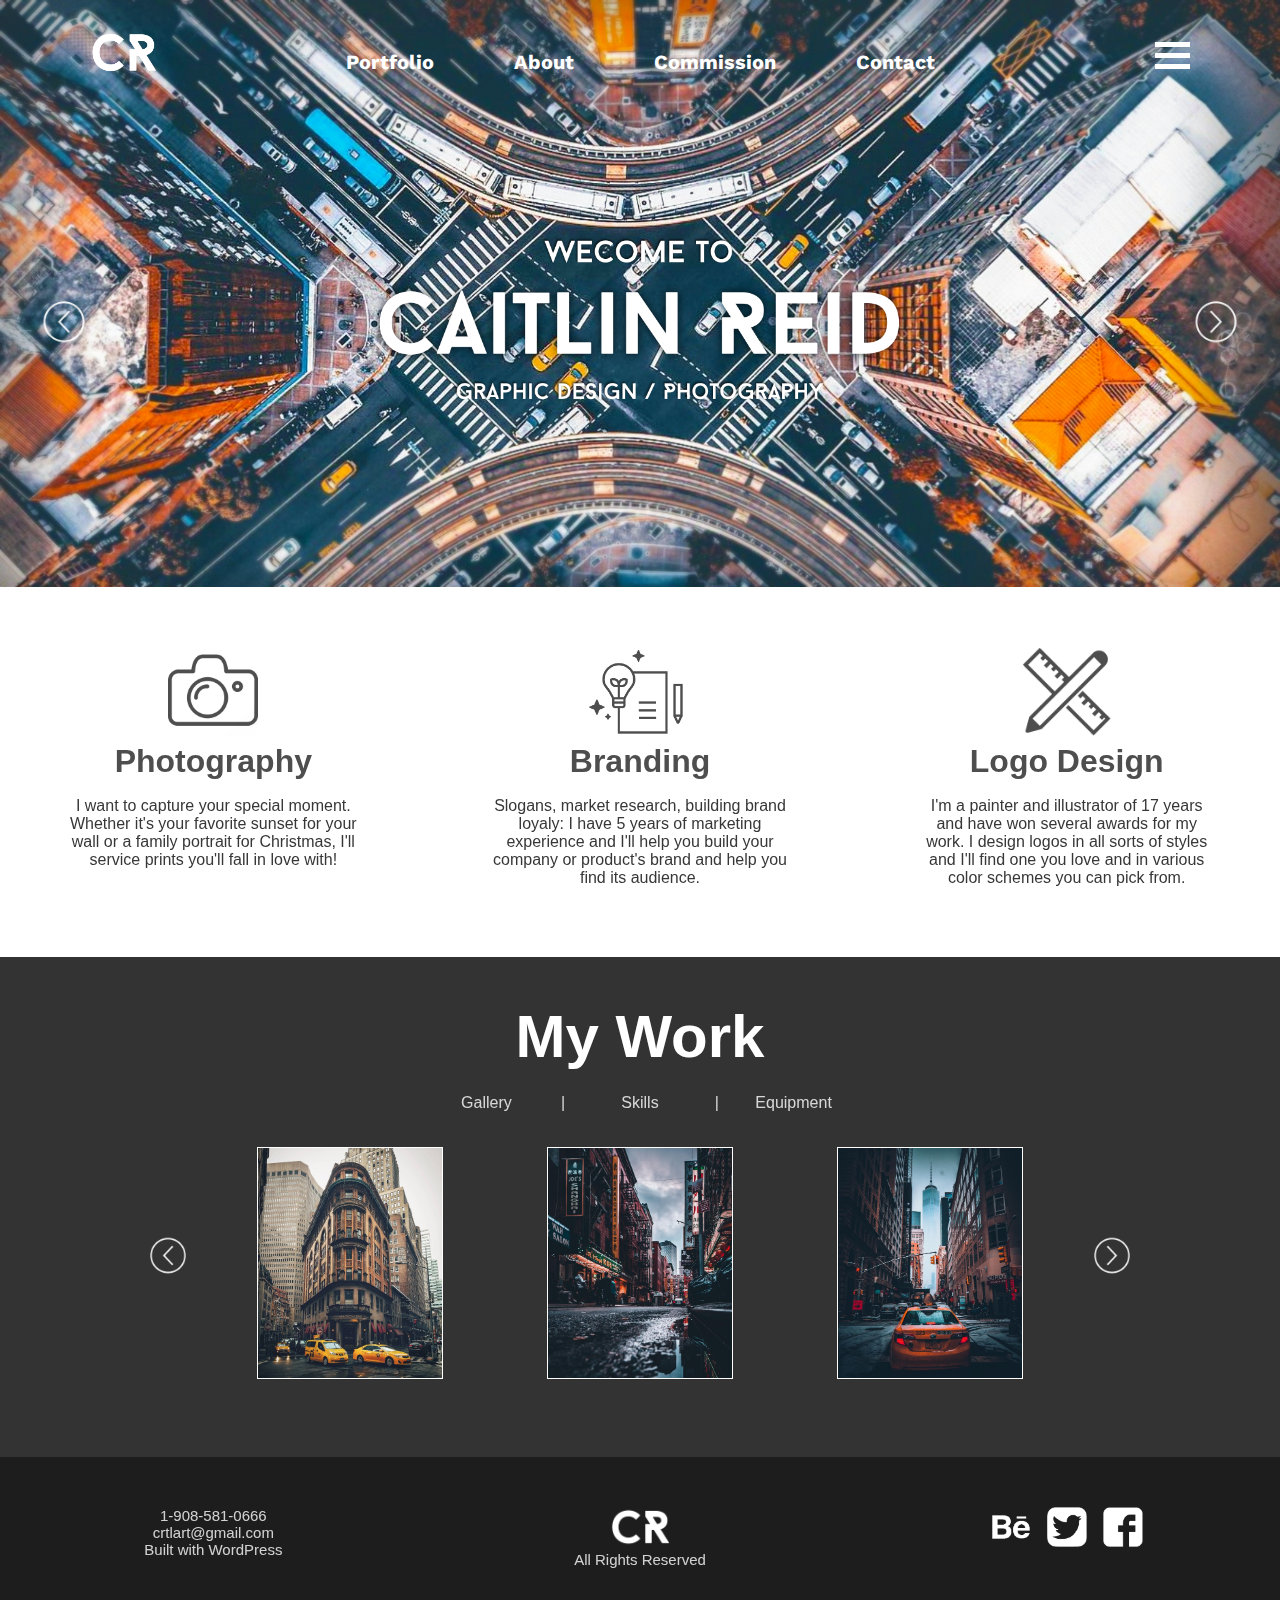
<file: index.html>
<!DOCTYPE html>
<html>
<head>
	<title>Caitlin Reid | Graphic Design & Photography</title>
	<link rel="stylesheet" type="text/css" href="css/style.css">
	<link rel="stylesheet" type="text/css" href="css/animate.css">
	<link href="https://fonts.googleapis.com/css?family=Work+Sans" rel="stylesheet">
    <script src="https://ajax.googleapis.com/ajax/libs/jquery/3.4.0/jquery.min.js"></script>

</head>
<body>
	<div class="row">
		<div id="header-gallery">
			<div class="column">
				<div class="row navbar">
					<div class="column">
						<a><img id="home-icon" src="images/cr-logo.png"></a>
					</div>
						<a class="nav" href="">Portfolio</a>
						<a class="nav" href="">About</a>
						<a class="nav" href="">Commission</a>
						<a class="nav" href="">Contact</a>
					<div class="column">
						<span onclick="navToggle()">
							<div class="container" onclick="myFunction(this)">
							  <div class="bar1"></div>
							  <div class="bar2"></div>
							  <div class="bar3"></div>
							</div>
						</span>
						<div id="myNav" class="overlay">
						  <div class="overlay-content">
						    <a href="#">Portfolio</a>
						    <a href="#">About</a>
						    <a href="#">Commission</a>
						    <a href="#">Contact</a>
						    <div class="footer-row-ol">
								<img class="sm-icon" src="images/behance.png">
								<img class="sm-icon" src="images/twit.png" style="padding-left: 12px">
								<img class="sm-icon" src="images/fb.png" style="padding-left: 12px">
							</div>

						  </div>
						</div>
					</div>
				</div>
				<div class="row header-title">
					<img id="title" src="images/header-title.png">
					<a><img class="left-arrow" src="images/left-arrow.png"></a>
					<a><img class="right-arrow" src="images/right-arrow.png"></a>
				</div>			
			</div>
			<img id="gallery-image" src="images/header-image-1.png">
		</div>
	</div>
	<div class="row" id="info-section">
		<div class="column">
			<div id="photography">
				<img class="icons" src="images/camera.png">
				<h1 class="info-title">Photography</h1>
				<p class="info-blurb">
					I want to capture your special moment. Whether it's your favorite sunset for your wall or a family portrait for Christmas, I'll service prints you'll fall in love with! 
				</p>
			</div>
		</div>
		<div class="column">
			<div id="branding">
				<img class="icons" src="images/branding.png">
				<h1 class="info-title">Branding</h1>
				<p class="info-blurb">
					Slogans, market research, building brand loyaly: I have 5 years of marketing experience and I'll help you build your company or product's brand and help you find its audience.
				</p>
			</div>
		</div>
		<div class="column">
			<div id="logo">
				<img class="icons" src="images/design.png">
				<h1 class="info-title">Logo Design</h1>
				<p class="info-blurb">
					I'm a painter and illustrator of 17 years and have won several awards for my work. I design logos in all sorts of styles and I'll find one you love and in various color schemes you can pick from.
				</p>
			</div>
		</div>
	</div>
	<div class="row" id="work-section">
			<div class="row">
				<div class="column" id="work-title">
					My Work
				</div>
			</div>
			<div class="nav-row">
				<div class="work-nav">
					<a><div>Gallery</div></a>
				</div>
					<div class="work-nav">|</div>
				<div class="work-nav">
					<a><div>Skills</div></a>
				</div>
					<div class="work-nav">|</div>
				<div class="work-nav">
					<a><div>Equipment</div></a>
				</div>
			</div>
			<div class="gallery-row">

				<img class="gallery-arrow" src="images/left-arrow.png">

				<img class="gallery-item" src="images/itm1.jpg">

				<img class="gallery-item" src="images/itm2.jpg">

				<img class="gallery-item" src="images/itm3.jpg">


				<img class="gallery-arrow" src="images/right-arrow.png">

			</div>
	</div>
	<div class="row" id="footer">
		<div class="column" style="padding-top: 50px">
			<div class="footer-row footer-text">1-908-581-0666</div>
			<div class="footer-row footer-text">crtlart@gmail.com</div>
			<div class="footer-row footer-text">Built with WordPress</div>
		</div>
		<div class="column" style="padding-top: 50px">
			<div class="footer-row">
				<img id="footer-logo" src="images/cr-logo.png">
			</div>
			<div class="footer-row footer-text-1">All Rights Reserved</div>
		</div>	
		<div class="column" style="padding-top: 50px">
			<div class="footer-row">
				<img class="sm-icon" src="images/behance.png">
				<img class="sm-icon" src="images/twit.png" style="padding-left: 12px">
				<img class="sm-icon" src="images/fb.png" style="padding-left: 12px">
			</div>
		</div>			
	</div>
	<div id="gallery-overlay" class="gallery-overlay">
		<div class="animated fadeInDown container1">
					<div class="select-cont">
						<img class="item select-gallery sidebar" src="images/itm1.jpg">
						<h1 id="img-stats1" class="stats">
							Location: Delmonico's<br>
							Date: 10/5/2015
						</h1>
						<h1 id="img-stats2" class="stats">
							Location: Chinatown<br>
							Date: 8/15/2017
						</h1>
						<h1 id="img-stats3" class="stats">
							Location: Midtown<br>
							Date: 5/3/2017
						</h1>												
					</div>
					<div>
						<img class="item gallery" src="images/itm4.jpg">
						<img class="item gallery gal2" src="images/itm2.jpg">
						<img class="item gallery gal3" src="images/itm3.jpg">
					</div>
					<div>
						<img class="item gallery" src="images/itm5.jpg">
						<img class="item gallery" src="images/itm6.jpg">
						<img class="item gallery" src="images/itm7.jpg">
					</div>
				</div>
			</div>
		</div>
	</div>
</body>
<script type="text/javascript">

		function myFunction(x) {
		  x.classList.toggle("change");
		}

		var isOpen = false;

		function navToggle() {
		  if (isOpen === false) {
		  	document.getElementById("myNav").style.height = "100%";
		  	isOpen = true;
		  } else {
		  	document.getElementById("myNav").style.height = "0%";
		    isOpen = false;
		  }
		}

		//Image gallery array
		var gallery_images = ['images/header-image-1.png', 'images/header-image-2.png', 'images/header-image-3.png'];

		//Gallery code
		var imageNum = 0;

		$('.left-arrow').on('click', function(){
		  $( "#gallery-image" ).fadeOut(300);
		  $('#gallery-image').attr('src', 'images/header-image-2.png');
		  $('#gallery-image').fadeIn(300); 
		});
		$('.right-arrow').on('click', function(){
		  $( "#gallery-image" ).fadeOut(300);
		  $('#gallery-image').attr('src', 'images/header-image-1.png');
		  $('#gallery-image').fadeIn(300); 
		});


</script>
<script type="text/javascript">
	$('#img-stats2').hide();
	$('#img-stats3').hide();

	$('.select-gallery').on('click', function() {
		$('.container1').removeClass('fadeInDown');
		$('.container1').addClass('fadeOutUp');
		setTimeout(function(){ $('#gallery-overlay').fadeOut(500) }, 900);
	});

	$('.gal2').on('click', function() {
		$('#img-stats1').hide();
		$('#img-stats2').show();
	});
	$('.gal3').on('click', function() {
		$('#img-stats2').hide();
		$('#img-stats3').show();
	});

	$('.gallery-overlay').hide();
	$('.gallery-item').on('click', function() {
		$('.gallery-overlay').show();
	})
	$('.gallery').on('click', function(){
		$('.select-gallery').attr('src',$(this).attr('src'));
	})
</script>
<style type="text/css">
	#img-stats1 {
		position: absolute;
		z-index: 5;
		font-size: 12px;
		color: white;
		font-family: arial; 
	}
	#img-stats2 {
		position: absolute;
		z-index: 5;
		font-size: 12px;
		color: white;
		font-family: arial; 
	}
	#img-stats3 {
		position: absolute;
		z-index: 5;
		font-size: 12px;
		color: white;
		font-family: arial; 
	}

	.gallery-overlay {
		width: 100%;
		height: 100%;
		background-color: #595959;
		opacity: ;
	}
	.select-cont {
		box-shadow: 0 10px 20px rgba(0,0,0,0.19), 0 6px 6px rgba(0,0,0,0.23);
		height: 500px;
		width: 350px;
		margin: 50px;
		overflow: hidden;
	}
	.select-gallery {
	  background-size: cover;
	  width: 100%;
	  height: 100%;
	  transition: 1s ease-out;
	
	}
	.select-gallery:hover {
		height: 105%;
  		width: 105%;
	}
	.gallery {
		margin: 50px;
		height: 125px;
		width: 90px;
	}
	.gallery:hover {
	  transition: 0.3s;
	  -webkit-filter: brightness(1);
	  filter: brightness(1.3);		
	}
	.container1 {
	  margin-top: 10%;
	  display: grid;
	  height: 800px;
	  grid-gap: 1rem;
	  grid-template-areas:
	      "sidebar sidebar content-1"
	      "sidebar sidebar content-2"
	      "sidebar sidebar content-3";
	}
	.item {
	  background-color: #1EAAFC;
	  background-image: linear-gradient(130deg, #6C52D9 0%, #1EAAFC 85%, #3EDFD7 100%);
	  box-shadow: 0 10px 20px rgba(0,0,0,0.19), 0 6px 6px rgba(0,0,0,0.23);
	  color: #ffffff;
	  display: flex;
	  justify-content: center;
	  align-items: center;
	  font-size: 18px;
	  font-weight: bold;
	  cursor: pointer;
	}
	.gallery-overlay {
	  position: absolute;
	  z-index: 5;
	  background-color: #3f3f3f;
	  display: flex;
	  justify-content: center;
	  height: 100%;
	  width: 100%;
	  position: fixed;
	  z-index: 3;
	  top: 0;
	  left: 0;
	  background-color: rgb(0,0,0);
	  background-color: rgba(0,0,0, 0.9);
	  overflow-y: hidden;
	  transition: 0.5s;
	}
	.sidebar {
	  grid-area: sidebar;
	}
</style>

</html>
</file>
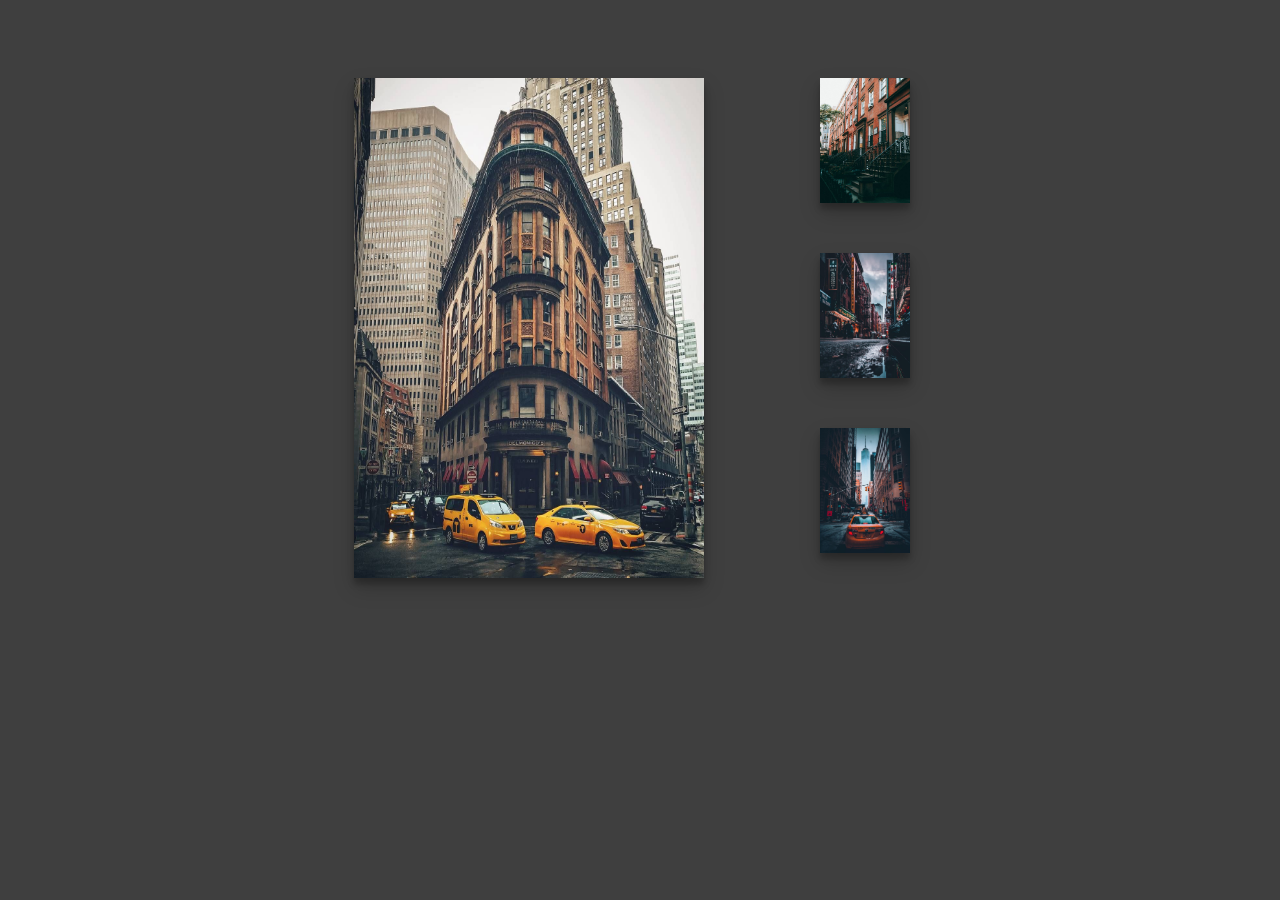
<file: test.html>
<!DOCTYPE html>
<html>
<head>
	<script src="https://code.jquery.com/jquery-3.2.1.slim.min.js" integrity="sha384-KJ3o2DKtIkvYIK3UENzmM7KCkRr/rE9/Qpg6aAZGJwFDMVNA/GpGFF93hXpG5KkN" crossorigin="anonymous"></script>
	<link rel="stylesheet" type="text/css" href="css/animate.css">
</head>
<body>
	<div class="animated fadeInDown container">
				<div class="select-cont">
					<img class="item select-gallery sidebar" src="images/itm1.jpg">
				</div>
				<div>
					<img class="item gallery" src="images/itm4.jpg">
					<img class="item gallery gal2" src="images/itm2.jpg">
					<img class="item gallery" src="images/itm3.jpg">
				</div>
			</div>
		</div>
	</div>
</body>
<script type="text/javascript">
	$('.gallery').on('click', function(){
		$('.select-gallery').attr('src',$(this).attr('src'));
	})
</script>
<style type="text/css">
	.gallery-overlay {
		width: 100%;
		height: 100%;
		background-color: #595959;
		opacity: ;
	}
	.select-cont {
		box-shadow: 0 10px 20px rgba(0,0,0,0.19), 0 6px 6px rgba(0,0,0,0.23);
		height: 500px;
		width: 350px;
		margin: 50px;
		overflow: hidden;
	}
	.select-gallery {
	  background-size: cover;
	  width: 100%;
	  height: 100%;
	  transition: 1s ease-out;
	
	}
	.select-gallery:hover {
		height: 105%;
  		width: 105%;
	}
	.gallery {
		margin: 50px;
		height: 125px;
		width: 90px;
	}
	.gallery:hover {
	  transition: 0.3s;
	  -webkit-filter: brightness(1);
	  filter: brightness(1.3);		
	}
	.container {
	  display: grid;
	  height: 800px;
	  grid-gap: 1rem;
	  grid-template-areas:
	      "sidebar sidebar content-1"
	      "sidebar sidebar content-2"
	      "sidebar sidebar content-3";
	}
	.item {
	  background-color: #1EAAFC;
	  background-image: linear-gradient(130deg, #6C52D9 0%, #1EAAFC 85%, #3EDFD7 100%);
	  box-shadow: 0 10px 20px rgba(0,0,0,0.19), 0 6px 6px rgba(0,0,0,0.23);
	  color: #ffffff;
	  display: flex;
	  justify-content: center;
	  align-items: center;
	  font-size: 18px;
	  font-weight: bold;
	  cursor: pointer;
	}
	body {
	  background-color: #3f3f3f;
	  display: flex;
	  justify-content: center;
	  padding: 20px;
	  font-family: -apple-system, BlinkMacSystemFont, "Segoe UI", Roboto, Helvetica, Arial, sans-serif, "Apple Color Emoji", "Segoe UI Emoji", "Segoe UI Symbol";
	}
	.sidebar {
	  grid-area: sidebar;
	}
</style>
</html>
</file>
<file: css/style.css>
.row {
  display: flex;
  flex-direction: row;
  flex-wrap: wrap;
  width: 100%;
}

.column {
  display: flex;
  flex-direction: column;
  flex-basis: 100%;
  flex: 1;
}

.navbar {
	color: white;
	margin-top: 30px;
	font-family: 'Work Sans', sans-serif;
    text-decoration: none;
	display: flex;
	flex-direction: row;
	flex-wrap:wrap-reverse;
	justify-content: center;
	position: absolute;
	z-index: 2;
}
.header-title {
	display: flex;
	flex-direction: column;
	flex-wrap: wrap-reverse;
	align-items: center;
}
#title {
	position: absolute;
	z-index: 1;
	display: block;
	margin-left: auto;
	margin-right: auto;
	width: 100%;
	margin-top: 9%;
	transform: scale(.42);
}
#gallery-image {
	display: block;
	margin-left: auto;
	margin-right: auto;
	width: 100%;
	z-index: 1;
}

#home-icon {
	height: 45px;
	position: absolute;
	z-index: 4;
	cursor: pointer;
	margin-left: 90px;
}
#home-icon:hover {
	transition: 0.3s;
	opacity: .8;
}
.nav {
	color: white;
	font-size: 20px;
	margin: 20px;
	margin-left: 40px;
	margin-right: 40px;
	font-family: 'Work Sans', sans-serif;
	font-weight: bold; 
    text-decoration: none;	
}
.nav:hover {
	border-bottom: 3px solid white;
}

}
#info-section {
	height: 450px;
	position: fixed;
	background-color: white;
	z-index: 0;
	top: 350px;
	text-align: center;
}
.icons {
	display: block;
	position: relative;
	height: 90px;
	margin-left: auto;
	margin-right: auto;
	top: 60px;
	opacity: .8;
}
.info-title {
	position: relative;
	text-align: center;
	font-family: 'Work Sans Semi-Bold', sans-serif;
	font-weight: bold;
	color: #222222;
	top: 45px;
	opacity: .8;
}
.info-blurb {
	position: relative;
	top: 40px;
	font-family: 'Work Sans Semi-Bold', sans-serif;
	color: #222222;
	opacity: .9;
	text-align: center;
	margin-right: auto;
	margin-left: auto;
	width: 100%;
}
.left-arrow {
	z-index: 1;
	position: absolute;
	left: 0;
	display: block;
	width: 10%;
	transform: scale(.45);
	cursor: pointer;
	margin-top: 20%;
	opacity: .9;
}
.right-arrow {
	z-index: 1;
	display: block;
	width: 10%;
	position: absolute;
	right:0;
	transform: scale(.45);
	cursor: pointer;
	margin-top: 20%;
	opacity: .9;
}
.right-arrow:hover, .left-arrow:hover {
	transition: 0.3s;
	opacity: .6;
}
#branding, #logo, #photography {
	width: 300px;
	height: 370px;
	margin-right: auto;
	margin-left: auto;
}
#work-section {
	background-color: #333333;
	height: 500px;
	text-align: center;
}
#work-title {
	text-align: center;
	font-size: 60px;
	font-family: 'Work Sans Semi-Bold', sans-serif;
	font-weight: bold;
	color: white;
	margin-top: 45px;
	margin-bottom: -70px;
}
.work-nav {
	text-align: center;
	width: 100px;
	margin-left: auto;
	margin-right: auto;
	cursor: pointer;
	opacity: .8;
}
.work-nav:hover {
	transition: 0.3s;
	font-weight: bold;
	opacity: 1;
}
.gallery-item {
	white-space: nowrap; 
	height: 230px;
	border: 1px solid white;
	margin-left: 50px;
	margin-right: 50px;
	-webkit-filter: saturate(1);
	filter: saturate(1);
	cursor: pointer;	
}
.gallery-item:hover {
	transition: 0.3s;
  -webkit-filter: brightness(1);
  filter: brightness(1.3);
}
.gallery-arrow {
	opacity: .9;
	height: 50px;
	margin-left: 10px;
	margin-right: 10px;
	margin-bottom: 100px;
	cursor: pointer;
}
.gallery-arrow:hover {
	transition: 0.3s;
	opacity: .5;
}
.nav-row {
  display: flex;
  flex-direction: row;
  width: 30%;
  margin-right: auto;
  margin-left: auto;
  margin-bottom: -50px;
  margin-top:20px;
  font-family: 'Work Sans Semi-Bold', sans-serif;
  color: white;
}
.gallery-row {
  flex-direction: row;
  width: 100%;
  margin-right: auto;
  margin-left: auto;

}
body {
  margin: 0;
  padding: 0;
}
html, body {
    max-width: 100%;
    overflow-x: wrap;
    flex-flow: row wrap;

}
.container {
  position: absolute;
  z-index: 4;
  margin-right: 90px;
  margin-top: 6px;
  display: inline-block;
  cursor: pointer;
  right: 0;
}
.container:hover {
	opacity: .7;
	transition: 1s;
}
.bar1, .bar2, .bar3 {
  width: 35px;
  height: 5px;
  background-color: white;
  margin: 6px 0;
  transition: 0.4s;
}

/* Rotate first bar */
.change .bar1 {
  -webkit-transform: rotate(-45deg) translate(-9px, 6px) ;
  transform: rotate(-45deg) translate(-9px, 6px) ;
}

/* Fade out the second bar */
.change .bar2 {
  opacity: 0;
}

/* Rotate last bar */
.change .bar3 {
  -webkit-transform: rotate(45deg) translate(-8px, -8px) ;
  transform: rotate(45deg) translate(-8px, -8px) ;
}
#footer {
	background-color: #1d1d1d;
	height: 150px;
	text-align: center;
}
.footer-text {
  margin-right: auto;
  margin-left: auto;
  font-family: 'Work Sans Semi-Bold', sans-serif;
  color: white;
  font-size: 15px;
  opacity: .8;
}
.footer-text-1 {
  margin-right: auto;
  margin-left: auto;
  font-family: 'Work Sans Semi-Bold', sans-serif;
  color: white;
  font-size: 15px;
  opacity: .8;
}
#footer-logo {
	height: 40px;
	cursor: pointer;
}
.sm-icon {
	height: 40px;
	cursor: pointer;
}
.sm-icon:hover {
	transition: 0.3s;
	opacity: .7;
	position: relative;
	top: 2px;
}
.footer-row {
  flex-direction: row;
  flex-wrap: wrap;
  width: 100%;
  margin-left: auto;
  margin-right: auto;
}
.footer-row-ol {
  flex-direction: row;
  flex-wrap: wrap;
  width: 100%;
  margin-left: auto;
  margin-right: auto;
  margin-top: 50px;	
  opacity: .95;
}
/*-----------------------------Perspective-Menu-------------------------------*/
body::-webkit-scrollbar {
    width: .4em;
}
body::-webkit-scrollbar-track {
    -webkit-box-shadow: inset 0 0 6px rgba(0,0,0,0.3);

}
body::-webkit-scrollbar-thumb {
  background-color: #a5a5a5;
}
.overlay {
  height: 0%;
  width: 100%;
  position: fixed;
  z-index: 3;
  top: 0;
  left: 0;
  background-color: rgb(0,0,0);
  background-color: rgba(0,0,0, 0.9);
  overflow-y: hidden;
  transition: 0.5s;
}

.overlay-content {
  position: relative;
  top: 25%;
  width: 100%;
  text-align: center;
  margin-top: 30px;
}

.overlay a {
  padding: 8px;
  text-decoration: none;
  font-size: 36px;
  color: white;
  display: block;
  transition: 0.3s;
  opacity: .9;
}

.overlay a:hover, .overlay a:focus {
  opacity: .6;
}

.overlay .closebtn {
  position: absolute;
  top: 20px;
  right: 45px;
  font-size: 60px;
}

/*-----------------------------Responsive-Design-------------------------------*/
@media screen and (max-width: 1400px) {

}
@media screen and (max-width: 1050px) {
	.gallery-arrow {
		visibility: hidden;
	}
	.gallery-item {
		margin-left: 0px;
		margin-right: 0px;
	}

}
@media screen and (max-width: 1100px) {
	#info-section {
		transform: scale(.85);
	}
	.nav {
		font-size: 12px;
	}
	#work-title {
		font-size: 50px;
	}
	.gallery-row {
		transform: scale(.9);
	}	
}
@media screen and (max-width: 916px) {
	#info-section {
		transform: scale(1);
	}
	#branding, #logo, #photography {
		height: 270px;
	}
	#logo {
		margin-bottom: 90px;
	}	
	#work-section {
		height: 450px;
	}
}
@media screen and (max-width: 800px) {
	.nav {
		visibility: hidden;
	}
	#home-icon {
		visibility: hidden;
	}
}
@media screen and (max-width: 730px) {
	.work-nav {
		visibility: hidden;
	}
	#work-section {
		height: 350px;
	}
	.gallery-item {
		height: 170px;
	}			
}
@media screen and (max-width: 617px) {
	#gallery-image {
		margin-bottom: -40px;
	}
	.sm-icon, .footer-text {
		visibility: hidden;
	}
	
}
@media screen and (max-width: 590px) {
	.gallery-item {
		width: 20%;
	}	
}
</file>
